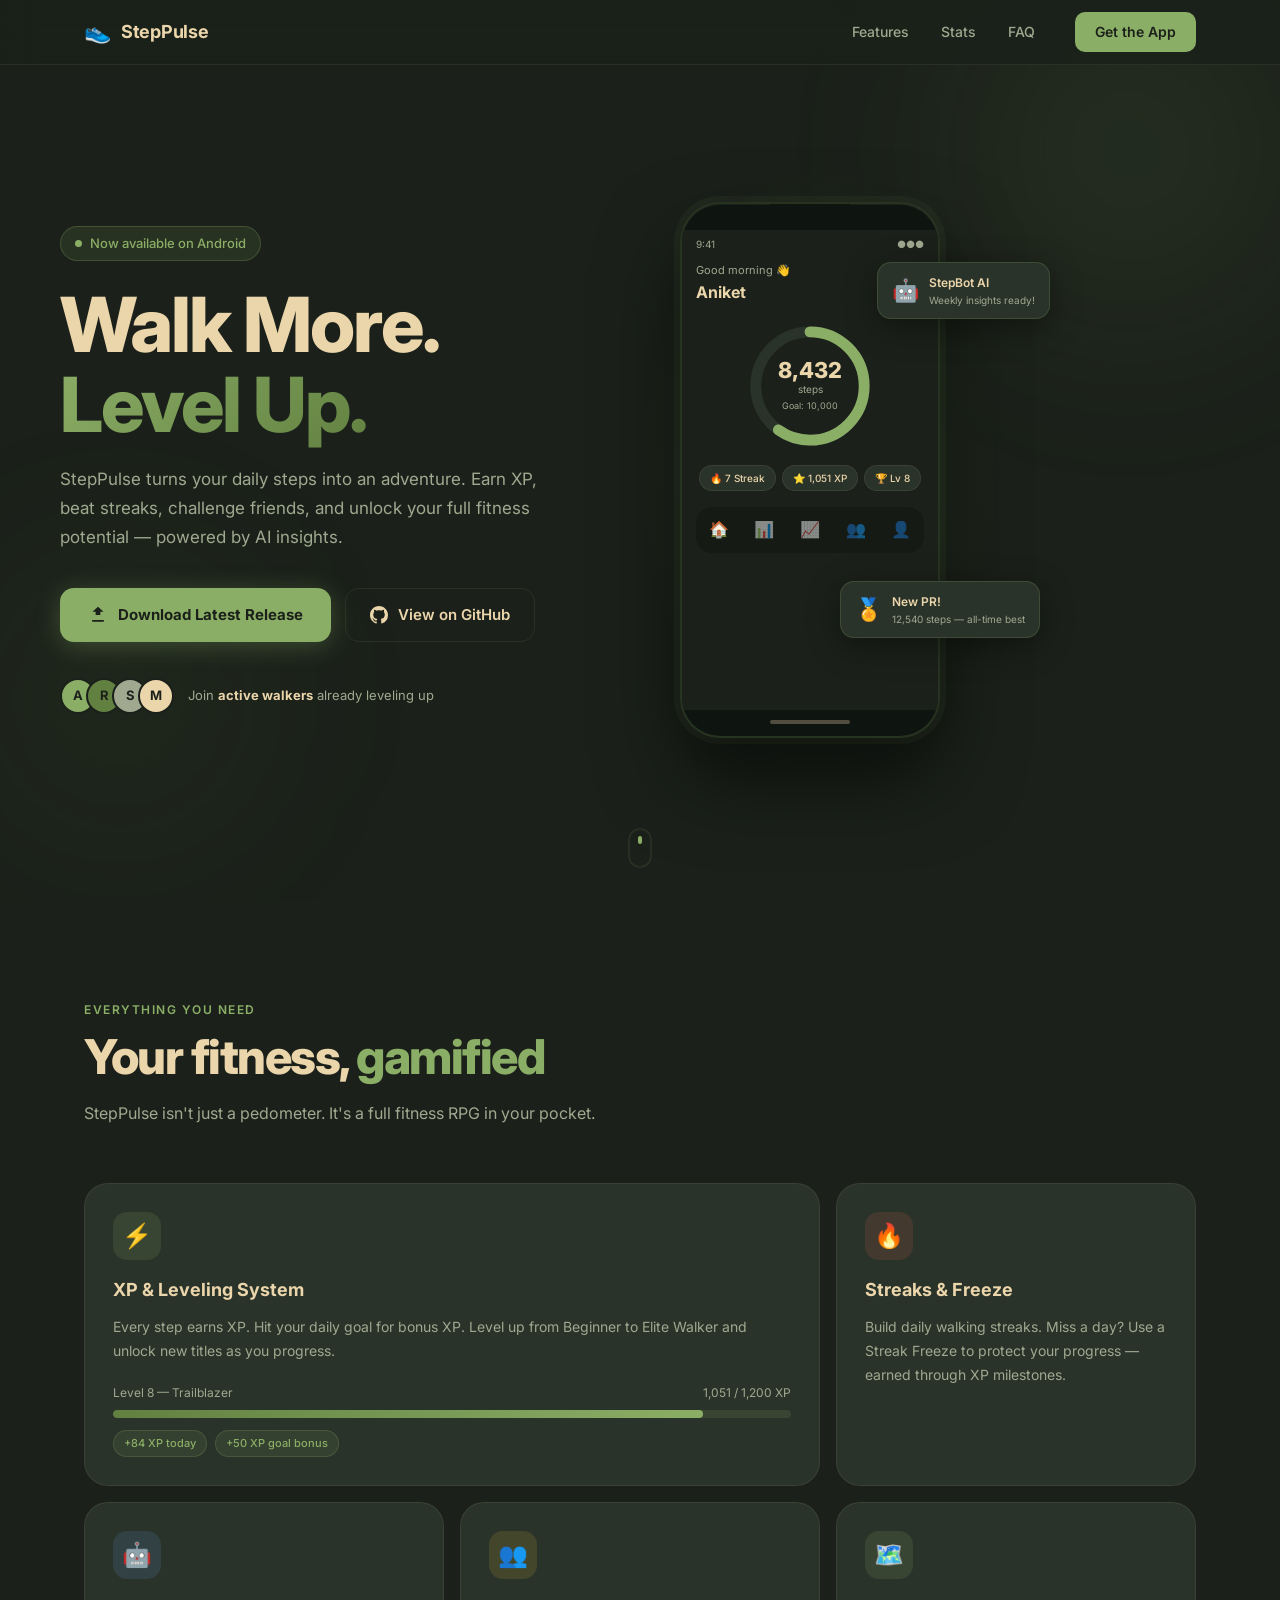
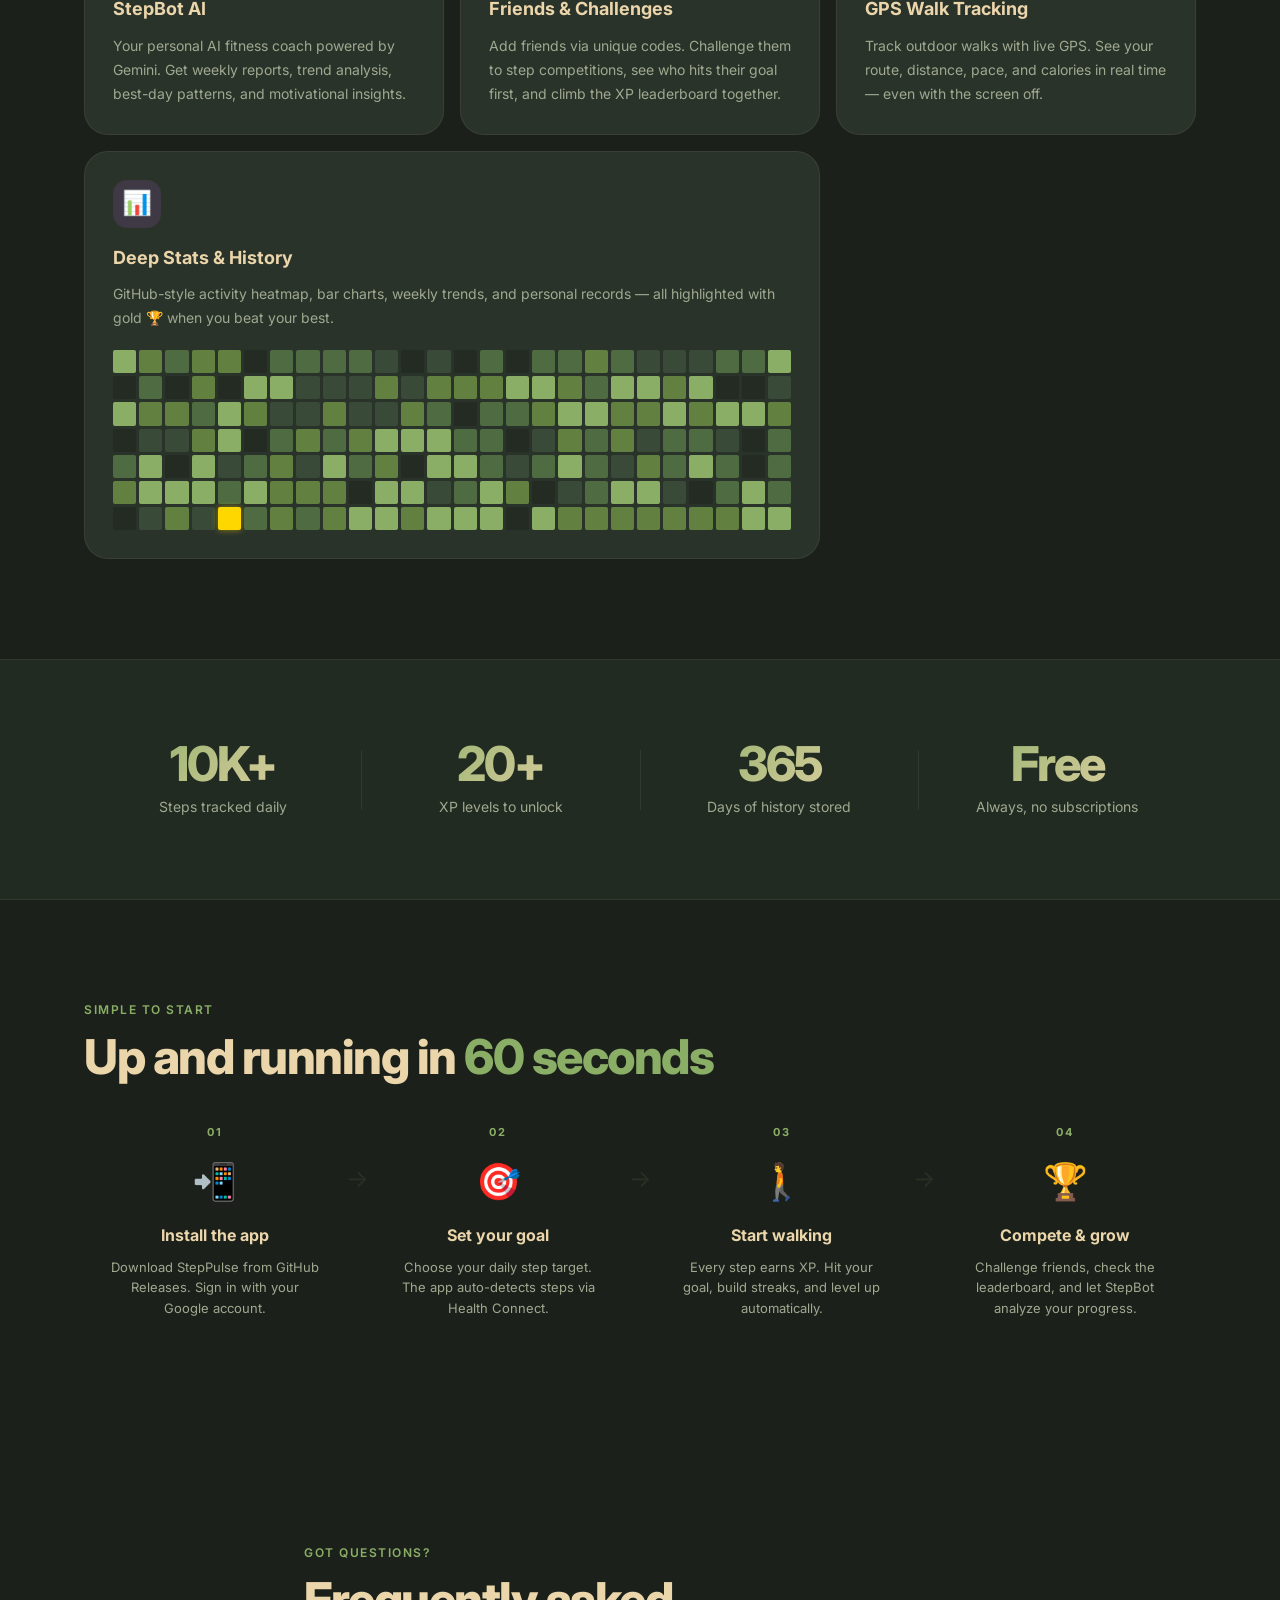
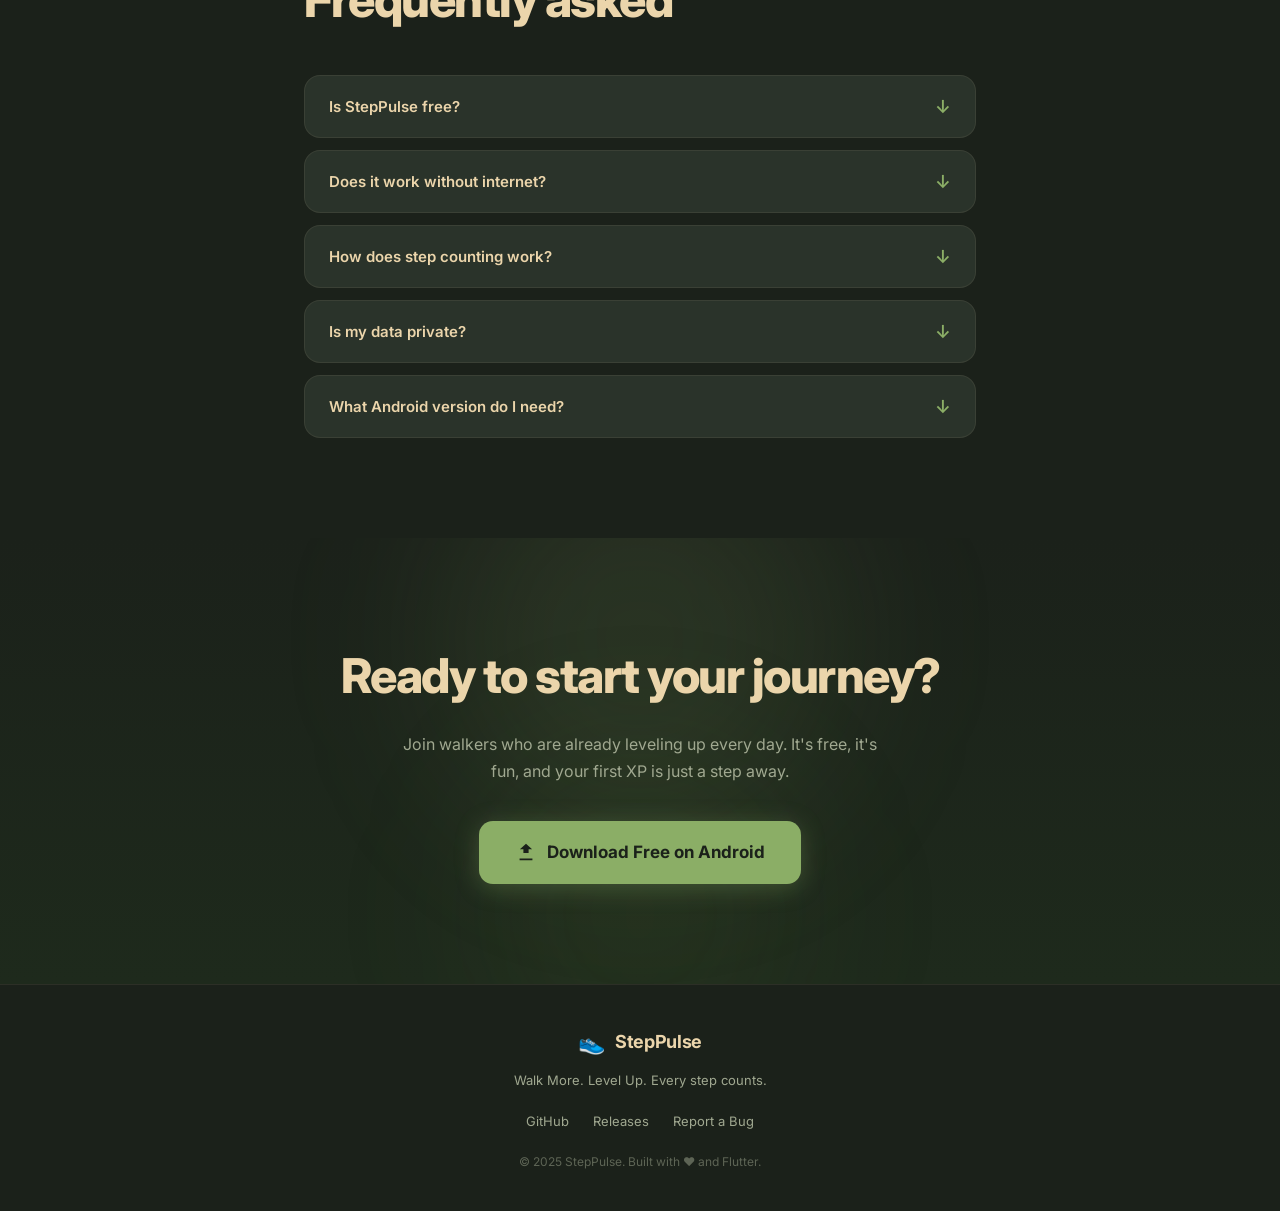
<file: docs/index.html>
<!DOCTYPE html>
<html lang="en">
<head>
  <meta charset="UTF-8" />
  <meta name="viewport" content="width=device-width, initial-scale=1.0" />
  <title>StepPulse — Walk More. Level Up.</title>
  <meta name="description" content="StepPulse turns your daily steps into an adventure. Earn XP, level up, beat streaks, challenge friends, and track your fitness journey with AI-powered insights." />
  <link rel="preconnect" href="https://fonts.googleapis.com" />
  <link rel="preconnect" href="https://fonts.gstatic.com" crossorigin />
  <link href="https://fonts.googleapis.com/css2?family=Inter:wght@300;400;500;600;700;800;900&display=swap" rel="stylesheet" />
  <link rel="stylesheet" href="styles.css" />
</head>
<body>

  <!-- ── NAV ── -->
  <nav class="nav" id="nav">
    <div class="nav-inner">
      <a href="#" class="logo">
        <span class="logo-icon">👟</span>
        <span class="logo-text">StepPulse</span>
      </a>
      <ul class="nav-links">
        <li><a href="#features">Features</a></li>
        <li><a href="#stats">Stats</a></li>
        <li><a href="#faq">FAQ</a></li>
      </ul>
      <a href="https://github.com/aniketapai/StepPulse/releases/latest" target="_blank" class="nav-cta">Get the App</a>
      <button class="hamburger" id="hamburger" aria-label="Menu">
        <span></span><span></span><span></span>
      </button>
    </div>
    <div class="mobile-menu" id="mobileMenu">
      <a href="#features">Features</a>
      <a href="#stats">Stats</a>
      <a href="#faq">FAQ</a>
      <a href="#download" class="mobile-cta">Get the App</a>
    </div>
  </nav>

  <!-- ── HERO ── -->
  <section class="hero" id="home">
    <div class="hero-bg-orb orb-1"></div>
    <div class="hero-bg-orb orb-2"></div>
    <div class="hero-content">
      <div class="hero-text">
        <div class="hero-badge">
          <span class="badge-dot"></span>
          Now available on Android
        </div>
        <h1 class="hero-headline">
          Walk More.<br />
          <span class="headline-accent">Level Up.</span>
        </h1>
        <p class="hero-sub">
          StepPulse turns your daily steps into an adventure. Earn XP, beat streaks, challenge friends, and unlock your full fitness potential — powered by AI insights.
        </p>
        <div class="hero-actions">
          <a href="https://github.com/aniketapai/StepPulse/releases/latest" target="_blank" class="btn-primary" id="download">
            <svg width="20" height="20" viewBox="0 0 24 24" fill="currentColor"><path d="M5 20h14v-2H5v2zm7-18L5.33 8h3.84v4h5.66V8h3.84L12 2z"/></svg>
            Download Latest Release
          </a>
          <a href="https://github.com/aniketapai/StepPulse" target="_blank" class="btn-ghost">
            <svg width="18" height="18" viewBox="0 0 24 24" fill="currentColor"><path d="M12 0C5.37 0 0 5.37 0 12c0 5.31 3.435 9.795 8.205 11.385.6.105.825-.255.825-.57 0-.285-.015-1.23-.015-2.235-3.015.555-3.795-.735-4.035-1.41-.135-.345-.72-1.41-1.23-1.695-.42-.225-1.02-.78-.015-.795.945-.015 1.62.87 1.845 1.23 1.08 1.815 2.805 1.305 3.495.99.105-.78.42-1.305.765-1.605-2.67-.3-5.46-1.335-5.46-5.925 0-1.305.465-2.385 1.23-3.225-.12-.3-.54-1.53.12-3.18 0 0 1.005-.315 3.3 1.23.96-.27 1.98-.405 3-.405s2.04.135 3 .405c2.295-1.56 3.3-1.23 3.3-1.23.66 1.65.24 2.88.12 3.18.765.84 1.23 1.905 1.23 3.225 0 4.605-2.805 5.625-5.475 5.925.435.375.81 1.095.81 2.22 0 1.605-.015 2.895-.015 3.3 0 .315.225.69.825.57A12.02 12.02 0 0 0 24 12c0-6.63-5.37-12-12-12z"/></svg>
            View on GitHub
          </a>
        </div>
        <div class="hero-social-proof">
          <div class="avatars">
            <div class="avatar av1">A</div>
            <div class="avatar av2">R</div>
            <div class="avatar av3">S</div>
            <div class="avatar av4">M</div>
          </div>
          <p>Join <strong>active walkers</strong> already leveling up</p>
        </div>
      </div>

      <!-- Phone Mockup -->
      <div class="hero-phone-wrap">
        <div class="phone-glow"></div>
        <div class="phone">
          <div class="phone-notch"></div>
          <div class="phone-screen">
            <!-- Status bar -->
            <div class="screen-status">
              <span>9:41</span>
              <span>●●●</span>
            </div>
            <!-- Header -->
            <div class="screen-header">
              <div>
                <div class="screen-greeting">Good morning 👋</div>
                <div class="screen-name">Aniket</div>
              </div>
              <div class="screen-avatar">A</div>
            </div>
            <!-- Progress ring -->
            <div class="ring-wrap">
              <svg class="ring-svg" viewBox="0 0 120 120">
                <circle cx="60" cy="60" r="50" fill="none" stroke="#2A332A" stroke-width="10"/>
                <circle cx="60" cy="60" r="50" fill="none" stroke="#8BAE66" stroke-width="10"
                  stroke-dasharray="251" stroke-dashoffset="63"
                  stroke-linecap="round" transform="rotate(-90 60 60)"/>
              </svg>
              <div class="ring-center">
                <div class="ring-steps">8,432</div>
                <div class="ring-label">steps</div>
                <div class="ring-goal">Goal: 10,000</div>
              </div>
            </div>
            <!-- Stat chips -->
            <div class="screen-chips">
              <div class="chip">🔥 7 Streak</div>
              <div class="chip">⭐ 1,051 XP</div>
              <div class="chip">🏆 Lv 8</div>
            </div>
            <!-- Nav bar -->
            <div class="screen-nav">
              <div class="nav-item active">🏠</div>
              <div class="nav-item">📊</div>
              <div class="nav-item">📈</div>
              <div class="nav-item">👥</div>
              <div class="nav-item">👤</div>
            </div>
          </div>
          <div class="phone-home-bar"></div>
        </div>
        <!-- Floating cards -->
        <div class="float-card float-top">
          <span class="float-icon">🤖</span>
          <div>
            <div class="float-title">StepBot AI</div>
            <div class="float-sub">Weekly insights ready!</div>
          </div>
        </div>
        <div class="float-card float-bottom">
          <span class="float-icon">🏅</span>
          <div>
            <div class="float-title">New PR!</div>
            <div class="float-sub">12,540 steps — all-time best</div>
          </div>
        </div>
      </div>
    </div>

    <!-- Scroll indicator -->
    <div class="scroll-indicator">
      <div class="scroll-dot"></div>
    </div>
  </section>

  <!-- ── FEATURES ── -->
  <section class="features" id="features">
    <div class="section-inner">
      <div class="section-label">Everything you need</div>
      <h2 class="section-title">Your fitness, <span class="accent">gamified</span></h2>
      <p class="section-sub">StepPulse isn't just a pedometer. It's a full fitness RPG in your pocket.</p>

      <div class="features-grid">

        <div class="feature-card feature-large">
          <div class="feature-icon-wrap" style="background: rgba(139,174,102,0.15);">
            <span class="feature-icon">⚡</span>
          </div>
          <h3>XP & Leveling System</h3>
          <p>Every step earns XP. Hit your daily goal for bonus XP. Level up from Beginner to Elite Walker and unlock new titles as you progress.</p>
          <div class="feature-demo xp-demo">
            <div class="xp-bar-wrap">
              <div class="xp-label"><span>Level 8 — Trailblazer</span><span>1,051 / 1,200 XP</span></div>
              <div class="xp-track"><div class="xp-fill" style="width: 87%"></div></div>
            </div>
            <div class="xp-chips">
              <span class="xp-chip">+84 XP today</span>
              <span class="xp-chip">+50 XP goal bonus</span>
            </div>
          </div>
        </div>

        <div class="feature-card">
          <div class="feature-icon-wrap" style="background: rgba(255,100,80,0.12);">
            <span class="feature-icon">🔥</span>
          </div>
          <h3>Streaks & Freeze</h3>
          <p>Build daily walking streaks. Miss a day? Use a Streak Freeze to protect your progress — earned through XP milestones.</p>
        </div>

        <div class="feature-card">
          <div class="feature-icon-wrap" style="background: rgba(100,160,255,0.12);">
            <span class="feature-icon">🤖</span>
          </div>
          <h3>StepBot AI</h3>
          <p>Your personal AI fitness coach powered by Gemini. Get weekly reports, trend analysis, best-day patterns, and motivational insights.</p>
        </div>

        <div class="feature-card">
          <div class="feature-icon-wrap" style="background: rgba(255,200,50,0.12);">
            <span class="feature-icon">👥</span>
          </div>
          <h3>Friends & Challenges</h3>
          <p>Add friends via unique codes. Challenge them to step competitions, see who hits their goal first, and climb the XP leaderboard together.</p>
        </div>

        <div class="feature-card">
          <div class="feature-icon-wrap" style="background: rgba(139,174,102,0.15);">
            <span class="feature-icon">🗺️</span>
          </div>
          <h3>GPS Walk Tracking</h3>
          <p>Track outdoor walks with live GPS. See your route, distance, pace, and calories in real time — even with the screen off.</p>
        </div>

        <div class="feature-card feature-large">
          <div class="feature-icon-wrap" style="background: rgba(200,100,255,0.12);">
            <span class="feature-icon">📊</span>
          </div>
          <h3>Deep Stats & History</h3>
          <p>GitHub-style activity heatmap, bar charts, weekly trends, and personal records — all highlighted with gold 🏆 when you beat your best.</p>
          <div class="feature-demo heatmap-demo">
            <div class="heatmap-grid">
              <!-- Generated via JS -->
            </div>
          </div>
        </div>

      </div>
    </div>
  </section>

  <!-- ── STATS BAND ── -->
  <section class="stats-band" id="stats">
    <div class="section-inner">
      <div class="stats-row">
        <div class="stat-item">
          <div class="stat-number">10K+</div>
          <div class="stat-label">Steps tracked daily</div>
        </div>
        <div class="stat-divider"></div>
        <div class="stat-item">
          <div class="stat-number">20+</div>
          <div class="stat-label">XP levels to unlock</div>
        </div>
        <div class="stat-divider"></div>
        <div class="stat-item">
          <div class="stat-number">365</div>
          <div class="stat-label">Days of history stored</div>
        </div>
        <div class="stat-divider"></div>
        <div class="stat-item">
          <div class="stat-number">Free</div>
          <div class="stat-label">Always, no subscriptions</div>
        </div>
      </div>
    </div>
  </section>

  <!-- ── HOW IT WORKS ── -->
  <section class="how-it-works">
    <div class="section-inner">
      <div class="section-label">Simple to start</div>
      <h2 class="section-title">Up and running in <span class="accent">60 seconds</span></h2>
      <div class="steps-row">
        <div class="step-item">
          <div class="step-num">01</div>
          <div class="step-icon">📲</div>
          <h4>Install the app</h4>
          <p>Download StepPulse from GitHub Releases. Sign in with your Google account.</p>
        </div>
        <div class="step-arrow">→</div>
        <div class="step-item">
          <div class="step-num">02</div>
          <div class="step-icon">🎯</div>
          <h4>Set your goal</h4>
          <p>Choose your daily step target. The app auto-detects steps via Health Connect.</p>
        </div>
        <div class="step-arrow">→</div>
        <div class="step-item">
          <div class="step-num">03</div>
          <div class="step-icon">🚶</div>
          <h4>Start walking</h4>
          <p>Every step earns XP. Hit your goal, build streaks, and level up automatically.</p>
        </div>
        <div class="step-arrow">→</div>
        <div class="step-item">
          <div class="step-num">04</div>
          <div class="step-icon">🏆</div>
          <h4>Compete & grow</h4>
          <p>Challenge friends, check the leaderboard, and let StepBot analyze your progress.</p>
        </div>
      </div>
    </div>
  </section>

  <!-- ── FAQ ── -->
  <section class="faq" id="faq">
    <div class="section-inner faq-inner">
      <div class="section-label">Got questions?</div>
      <h2 class="section-title">Frequently asked</h2>
      <div class="faq-list">
        <div class="faq-item">
          <button class="faq-q" onclick="toggleFaq(this)">
            Is StepPulse free?
            <span class="faq-arrow">↓</span>
          </button>
          <div class="faq-a">Yes, completely free. No subscriptions, no paywalls, no ads. All features are available from day one.</div>
        </div>
        <div class="faq-item">
          <button class="faq-q" onclick="toggleFaq(this)">
            Does it work without internet?
            <span class="faq-arrow">↓</span>
          </button>
          <div class="faq-a">Yes! Step counting and local history work fully offline. Cloud sync, friends, leaderboard, and StepBot AI require internet.</div>
        </div>
        <div class="faq-item">
          <button class="faq-q" onclick="toggleFaq(this)">
            How does step counting work?
            <span class="faq-arrow">↓</span>
          </button>
          <div class="faq-a">StepPulse uses Android Health Connect to read steps from your phone's built-in sensors. It also supports background GPS tracking for outdoor walks.</div>
        </div>
        <div class="faq-item">
          <button class="faq-q" onclick="toggleFaq(this)">
            Is my data private?
            <span class="faq-arrow">↓</span>
          </button>
          <div class="faq-a">Your health data stays on your device and in your personal Firebase account. It's never sold or shared. You can opt out of the leaderboard at any time.</div>
        </div>
        <div class="faq-item">
          <button class="faq-q" onclick="toggleFaq(this)">
            What Android version do I need?
            <span class="faq-arrow">↓</span>
          </button>
          <div class="faq-a">Android 8.0 (Oreo) or higher. Health Connect requires Android 9+. For the best experience, Android 12+ is recommended.</div>
        </div>
      </div>
    </div>
  </section>

  <!-- ── CTA BANNER ── -->
  <section class="cta-banner">
    <div class="cta-orb cta-orb-1"></div>
    <div class="cta-orb cta-orb-2"></div>
    <div class="section-inner cta-inner">
      <h2>Ready to start your journey?</h2>
      <p>Join walkers who are already leveling up every day. It's free, it's fun, and your first XP is just a step away.</p>
      <a href="https://github.com/aniketapai/StepPulse/releases/latest" target="_blank" class="btn-primary btn-large">
        <svg width="22" height="22" viewBox="0 0 24 24" fill="currentColor"><path d="M5 20h14v-2H5v2zm7-18L5.33 8h3.84v4h5.66V8h3.84L12 2z"/></svg>
        Download Free on Android
      </a>
    </div>
  </section>

  <!-- ── FOOTER ── -->
  <footer class="footer">
    <div class="section-inner footer-inner">
      <div class="footer-brand">
        <span class="logo-icon">👟</span>
        <span class="logo-text">StepPulse</span>
      </div>
      <p class="footer-tagline">Walk More. Level Up. Every step counts.</p>
      <div class="footer-links">
        <a href="https://github.com/aniketapai/StepPulse" target="_blank">GitHub</a>
        <a href="https://github.com/aniketapai/StepPulse/releases" target="_blank">Releases</a>
        <a href="https://github.com/aniketapai/StepPulse/issues" target="_blank">Report a Bug</a>
      </div>
      <p class="footer-copy">© 2025 StepPulse. Built with ❤️ and Flutter.</p>
    </div>
  </footer>

  <script src="script.js"></script>
</body>
</html>
</file>
<file: docs/styles.css>
/* ── RESET & BASE ── */
*, *::before, *::after { box-sizing: border-box; margin: 0; padding: 0; }

:root {
  --bg:        #1B211A;
  --card:      #2A332A;
  --card2:     #222B21;
  --accent:    #8BAE66;
  --olive:     #628141;
  --cream:     #EBD5AB;
  --muted:     #A0A890;
  --border:    rgba(235,213,171,0.08);
  --glow:      rgba(139,174,102,0.18);
  --font:      'Inter', sans-serif;
}

html { scroll-behavior: smooth; }

body {
  font-family: var(--font);
  background: var(--bg);
  color: var(--cream);
  overflow-x: hidden;
  line-height: 1.6;
}

/* ── SCROLLBAR ── */
::-webkit-scrollbar { width: 6px; }
::-webkit-scrollbar-track { background: var(--bg); }
::-webkit-scrollbar-thumb { background: var(--card); border-radius: 3px; }

/* ── LAYOUT ── */
.section-inner {
  max-width: 1160px;
  margin: 0 auto;
  padding: 0 24px;
}

/* ── NAV ── */
.nav {
  position: fixed;
  top: 0; left: 0; right: 0;
  z-index: 100;
  background: rgba(27,33,26,0.85);
  backdrop-filter: blur(16px);
  border-bottom: 1px solid var(--border);
  transition: background 0.3s;
}
.nav.scrolled { background: rgba(27,33,26,0.97); }
.nav-inner {
  max-width: 1160px;
  margin: 0 auto;
  padding: 0 24px;
  height: 64px;
  display: flex;
  align-items: center;
  gap: 40px;
}
.logo {
  display: flex;
  align-items: center;
  gap: 10px;
  text-decoration: none;
  flex-shrink: 0;
}
.logo-icon { font-size: 22px; }
.logo-text {
  font-size: 18px;
  font-weight: 700;
  color: var(--cream);
  letter-spacing: -0.3px;
}
.nav-links {
  display: flex;
  list-style: none;
  gap: 32px;
  margin-left: auto;
}
.nav-links a {
  color: var(--muted);
  text-decoration: none;
  font-size: 14px;
  font-weight: 500;
  transition: color 0.2s;
}
.nav-links a:hover { color: var(--cream); }
.nav-cta {
  background: var(--accent);
  color: var(--bg);
  padding: 9px 20px;
  border-radius: 10px;
  font-size: 14px;
  font-weight: 600;
  text-decoration: none;
  transition: opacity 0.2s, transform 0.2s;
  white-space: nowrap;
}
.nav-cta:hover { opacity: 0.88; transform: translateY(-1px); }
.hamburger {
  display: none;
  flex-direction: column;
  gap: 5px;
  background: none;
  border: none;
  cursor: pointer;
  padding: 4px;
  margin-left: auto;
}
.hamburger span {
  display: block;
  width: 22px;
  height: 2px;
  background: var(--cream);
  border-radius: 2px;
  transition: 0.3s;
}
.mobile-menu {
  display: none;
  flex-direction: column;
  padding: 16px 24px 20px;
  gap: 4px;
  border-top: 1px solid var(--border);
}
.mobile-menu.open { display: flex; }
.mobile-menu a {
  color: var(--muted);
  text-decoration: none;
  font-size: 15px;
  font-weight: 500;
  padding: 10px 0;
  border-bottom: 1px solid var(--border);
  transition: color 0.2s;
}
.mobile-menu a:hover { color: var(--cream); }
.mobile-cta {
  margin-top: 8px;
  background: var(--accent) !important;
  color: var(--bg) !important;
  text-align: center;
  padding: 12px !important;
  border-radius: 10px;
  border-bottom: none !important;
}

/* ── HERO ── */
.hero {
  min-height: 100vh;
  display: flex;
  flex-direction: column;
  align-items: center;
  justify-content: center;
  padding: 100px 24px 60px;
  position: relative;
  overflow: hidden;
}
.hero-bg-orb {
  position: absolute;
  border-radius: 50%;
  filter: blur(80px);
  pointer-events: none;
}
.orb-1 {
  width: 500px; height: 500px;
  background: radial-gradient(circle, rgba(139,174,102,0.12) 0%, transparent 70%);
  top: -100px; right: -100px;
}
.orb-2 {
  width: 400px; height: 400px;
  background: radial-gradient(circle, rgba(98,129,65,0.10) 0%, transparent 70%);
  bottom: 0; left: -80px;
}
.hero-content {
  max-width: 1160px;
  width: 100%;
  display: flex;
  align-items: center;
  gap: 60px;
  position: relative;
  z-index: 1;
}
.hero-text { flex: 1; max-width: 560px; }
.hero-badge {
  display: inline-flex;
  align-items: center;
  gap: 8px;
  background: rgba(139,174,102,0.12);
  border: 1px solid rgba(139,174,102,0.25);
  color: var(--accent);
  font-size: 13px;
  font-weight: 500;
  padding: 6px 14px;
  border-radius: 20px;
  margin-bottom: 24px;
}
.badge-dot {
  width: 7px; height: 7px;
  background: var(--accent);
  border-radius: 50%;
  animation: pulse 2s infinite;
}
@keyframes pulse {
  0%, 100% { opacity: 1; transform: scale(1); }
  50% { opacity: 0.5; transform: scale(0.8); }
}
.hero-headline {
  font-size: clamp(44px, 6vw, 76px);
  font-weight: 800;
  line-height: 1.05;
  letter-spacing: -2px;
  color: var(--cream);
  margin-bottom: 20px;
}
.headline-accent {
  background: linear-gradient(135deg, var(--accent), var(--olive));
  -webkit-background-clip: text;
  -webkit-text-fill-color: transparent;
  background-clip: text;
}
.hero-sub {
  font-size: 17px;
  color: var(--muted);
  line-height: 1.7;
  margin-bottom: 36px;
  max-width: 480px;
}
.hero-actions {
  display: flex;
  gap: 14px;
  flex-wrap: wrap;
  margin-bottom: 36px;
}
.btn-primary {
  display: inline-flex;
  align-items: center;
  gap: 10px;
  background: var(--accent);
  color: var(--bg);
  padding: 14px 28px;
  border-radius: 14px;
  font-size: 15px;
  font-weight: 700;
  text-decoration: none;
  transition: transform 0.2s, box-shadow 0.2s, opacity 0.2s;
  box-shadow: 0 4px 24px rgba(139,174,102,0.3);
}
.btn-primary:hover {
  transform: translateY(-2px);
  box-shadow: 0 8px 32px rgba(139,174,102,0.4);
}
.btn-ghost {
  display: inline-flex;
  align-items: center;
  gap: 10px;
  background: transparent;
  color: var(--cream);
  padding: 14px 24px;
  border-radius: 14px;
  font-size: 15px;
  font-weight: 600;
  text-decoration: none;
  border: 1px solid var(--border);
  transition: border-color 0.2s, background 0.2s;
}
.btn-ghost:hover {
  border-color: rgba(235,213,171,0.25);
  background: rgba(235,213,171,0.05);
}
.btn-large { padding: 18px 36px; font-size: 17px; }
.hero-social-proof {
  display: flex;
  align-items: center;
  gap: 14px;
}
.avatars { display: flex; }
.avatar {
  width: 36px; height: 36px;
  border-radius: 50%;
  border: 2px solid var(--bg);
  display: flex;
  align-items: center;
  justify-content: center;
  font-size: 13px;
  font-weight: 700;
  margin-left: -10px;
  color: var(--bg);
}
.avatar:first-child { margin-left: 0; }
.av1 { background: #8BAE66; }
.av2 { background: #628141; }
.av3 { background: #A0A890; }
.av4 { background: #EBD5AB; }
.hero-social-proof p { font-size: 13px; color: var(--muted); }
.hero-social-proof strong { color: var(--cream); }

/* ── PHONE MOCKUP ── */
.hero-phone-wrap {
  flex-shrink: 0;
  position: relative;
  width: 280px;
}
.phone-glow {
  position: absolute;
  inset: -40px;
  background: radial-gradient(ellipse at center, rgba(139,174,102,0.15) 0%, transparent 70%);
  pointer-events: none;
}
.phone {
  width: 260px;
  background: #0E1410;
  border-radius: 40px;
  border: 2px solid rgba(139,174,102,0.2);
  box-shadow:
    0 0 0 6px rgba(139,174,102,0.05),
    0 40px 80px rgba(0,0,0,0.6),
    inset 0 1px 0 rgba(255,255,255,0.05);
  overflow: hidden;
  position: relative;
}
.phone-notch {
  width: 80px; height: 26px;
  background: #0E1410;
  border-radius: 0 0 16px 16px;
  margin: 0 auto;
  position: relative;
  z-index: 2;
}
.phone-screen {
  background: var(--bg);
  padding: 0 14px 14px;
  min-height: 480px;
}
.screen-status {
  display: flex;
  justify-content: space-between;
  font-size: 10px;
  color: var(--muted);
  padding: 6px 0 10px;
}
.screen-header {
  display: flex;
  justify-content: space-between;
  align-items: center;
  margin-bottom: 16px;
}
.screen-greeting { font-size: 11px; color: var(--muted); }
.screen-name { font-size: 16px; font-weight: 700; color: var(--cream); }
.screen-avatar {
  width: 34px; height: 34px;
  background: var(--accent);
  border-radius: 50%;
  display: flex;
  align-items: center;
  justify-content: center;
  font-size: 14px;
  font-weight: 700;
  color: var(--bg);
}
.ring-wrap {
  position: relative;
  width: 130px;
  height: 130px;
  margin: 0 auto 14px;
}
.ring-svg { width: 100%; height: 100%; }
.ring-center {
  position: absolute;
  inset: 0;
  display: flex;
  flex-direction: column;
  align-items: center;
  justify-content: center;
}
.ring-steps { font-size: 22px; font-weight: 800; color: var(--cream); line-height: 1; }
.ring-label { font-size: 10px; color: var(--muted); }
.ring-goal { font-size: 9px; color: var(--muted); margin-top: 2px; }
.screen-chips {
  display: flex;
  gap: 6px;
  justify-content: center;
  flex-wrap: wrap;
  margin-bottom: 16px;
}
.chip {
  background: var(--card);
  border: 1px solid var(--border);
  border-radius: 20px;
  padding: 4px 10px;
  font-size: 10px;
  color: var(--cream);
  font-weight: 500;
}
.screen-nav {
  display: flex;
  justify-content: space-around;
  background: #151B14;
  border-radius: 16px;
  padding: 10px 0;
  margin-top: 8px;
}
.nav-item { font-size: 16px; opacity: 0.5; cursor: pointer; }
.nav-item.active { opacity: 1; }
.phone-home-bar {
  height: 4px;
  width: 80px;
  background: rgba(235,213,171,0.3);
  border-radius: 2px;
  margin: 10px auto 12px;
}

/* Floating cards */
.float-card {
  position: absolute;
  background: var(--card);
  border: 1px solid rgba(139,174,102,0.2);
  border-radius: 14px;
  padding: 10px 14px;
  display: flex;
  align-items: center;
  gap: 10px;
  box-shadow: 0 8px 32px rgba(0,0,0,0.4);
  animation: floatY 4s ease-in-out infinite;
  white-space: nowrap;
}
.float-top {
  top: 60px;
  right: -90px;
  animation-delay: 0s;
}
.float-bottom {
  bottom: 100px;
  right: -80px;
  animation-delay: 2s;
}
@keyframes floatY {
  0%, 100% { transform: translateY(0); }
  50% { transform: translateY(-8px); }
}
.float-icon { font-size: 22px; }
.float-title { font-size: 12px; font-weight: 600; color: var(--cream); }
.float-sub { font-size: 10px; color: var(--muted); }

/* Scroll indicator */
.scroll-indicator {
  position: absolute;
  bottom: 32px;
  left: 50%;
  transform: translateX(-50%);
  width: 24px; height: 40px;
  border: 2px solid var(--border);
  border-radius: 12px;
  display: flex;
  justify-content: center;
  padding-top: 6px;
}
.scroll-dot {
  width: 4px; height: 8px;
  background: var(--accent);
  border-radius: 2px;
  animation: scrollDot 2s ease-in-out infinite;
}
@keyframes scrollDot {
  0% { transform: translateY(0); opacity: 1; }
  100% { transform: translateY(14px); opacity: 0; }
}

/* ── SECTION COMMON ── */
.section-label {
  font-size: 12px;
  font-weight: 600;
  letter-spacing: 1.5px;
  text-transform: uppercase;
  color: var(--accent);
  margin-bottom: 12px;
}
.section-title {
  font-size: clamp(30px, 4vw, 48px);
  font-weight: 800;
  letter-spacing: -1.5px;
  color: var(--cream);
  line-height: 1.1;
  margin-bottom: 16px;
}
.section-sub {
  font-size: 16px;
  color: var(--muted);
  max-width: 520px;
  line-height: 1.7;
  margin-bottom: 56px;
}
.accent { color: var(--accent); }

/* ── FEATURES ── */
.features {
  padding: 100px 0;
}
.features-grid {
  display: grid;
  grid-template-columns: repeat(3, 1fr);
  gap: 16px;
}
.feature-card {
  background: var(--card);
  border: 1px solid var(--border);
  border-radius: 24px;
  padding: 28px;
  transition: border-color 0.3s, transform 0.3s;
}
.feature-card:hover {
  border-color: rgba(139,174,102,0.25);
  transform: translateY(-3px);
}
.feature-large {
  grid-column: span 2;
}
.feature-icon-wrap {
  width: 48px; height: 48px;
  border-radius: 14px;
  display: flex;
  align-items: center;
  justify-content: center;
  margin-bottom: 16px;
}
.feature-icon { font-size: 24px; }
.feature-card h3 {
  font-size: 18px;
  font-weight: 700;
  color: var(--cream);
  margin-bottom: 10px;
}
.feature-card p {
  font-size: 14px;
  color: var(--muted);
  line-height: 1.7;
}
.feature-demo { margin-top: 20px; }

/* XP demo */
.xp-bar-wrap { margin-bottom: 12px; }
.xp-label {
  display: flex;
  justify-content: space-between;
  font-size: 12px;
  color: var(--muted);
  margin-bottom: 8px;
}
.xp-track {
  height: 8px;
  background: rgba(139,174,102,0.15);
  border-radius: 4px;
  overflow: hidden;
}
.xp-fill {
  height: 100%;
  background: linear-gradient(90deg, var(--olive), var(--accent));
  border-radius: 4px;
  transition: width 1s ease;
}
.xp-chips { display: flex; gap: 8px; flex-wrap: wrap; }
.xp-chip {
  background: rgba(139,174,102,0.12);
  border: 1px solid rgba(139,174,102,0.2);
  color: var(--accent);
  font-size: 11px;
  font-weight: 500;
  padding: 4px 10px;
  border-radius: 20px;
}

/* Heatmap demo */
.heatmap-grid {
  display: grid;
  grid-template-columns: repeat(26, 1fr);
  gap: 3px;
  margin-top: 8px;
}
.hm-cell {
  aspect-ratio: 1;
  border-radius: 2px;
}

/* ── STATS BAND ── */
.stats-band {
  padding: 60px 0;
  border-top: 1px solid var(--border);
  border-bottom: 1px solid var(--border);
  background: var(--card2);
}
.stats-row {
  display: flex;
  align-items: center;
  justify-content: center;
  gap: 0;
  flex-wrap: wrap;
}
.stat-item {
  flex: 1;
  min-width: 160px;
  text-align: center;
  padding: 20px;
}
.stat-number {
  font-size: 48px;
  font-weight: 800;
  letter-spacing: -2px;
  background: linear-gradient(135deg, var(--accent), var(--cream));
  -webkit-background-clip: text;
  -webkit-text-fill-color: transparent;
  background-clip: text;
  line-height: 1;
  margin-bottom: 8px;
}
.stat-label { font-size: 14px; color: var(--muted); }
.stat-divider {
  width: 1px;
  height: 60px;
  background: var(--border);
  flex-shrink: 0;
}

/* ── HOW IT WORKS ── */
.how-it-works { padding: 100px 0; }
.steps-row {
  display: flex;
  align-items: flex-start;
  gap: 0;
  flex-wrap: wrap;
}
.step-item {
  flex: 1;
  min-width: 180px;
  padding: 24px;
  text-align: center;
}
.step-num {
  font-size: 11px;
  font-weight: 700;
  letter-spacing: 2px;
  color: var(--accent);
  margin-bottom: 12px;
}
.step-icon { font-size: 36px; margin-bottom: 12px; }
.step-item h4 {
  font-size: 16px;
  font-weight: 700;
  color: var(--cream);
  margin-bottom: 8px;
}
.step-item p { font-size: 13px; color: var(--muted); line-height: 1.6; }
.step-arrow {
  font-size: 24px;
  color: var(--border);
  padding-top: 60px;
  flex-shrink: 0;
}

/* ── FAQ ── */
.faq { padding: 100px 0; }
.faq-inner { max-width: 720px; }
.faq-list { margin-top: 48px; display: flex; flex-direction: column; gap: 12px; }
.faq-item {
  background: var(--card);
  border: 1px solid var(--border);
  border-radius: 16px;
  overflow: hidden;
  transition: border-color 0.2s;
}
.faq-item:hover { border-color: rgba(139,174,102,0.2); }
.faq-q {
  width: 100%;
  background: none;
  border: none;
  color: var(--cream);
  font-family: var(--font);
  font-size: 15px;
  font-weight: 600;
  padding: 20px 24px;
  text-align: left;
  cursor: pointer;
  display: flex;
  justify-content: space-between;
  align-items: center;
  gap: 16px;
}
.faq-arrow {
  font-size: 18px;
  color: var(--accent);
  transition: transform 0.3s;
  flex-shrink: 0;
}
.faq-q.open .faq-arrow { transform: rotate(180deg); }
.faq-a {
  display: none;
  padding: 0 24px 20px;
  font-size: 14px;
  color: var(--muted);
  line-height: 1.7;
}
.faq-a.open { display: block; }

/* ── CTA BANNER ── */
.cta-banner {
  padding: 100px 0;
  text-align: center;
  position: relative;
  overflow: hidden;
  background: linear-gradient(180deg, var(--bg) 0%, #1e2a1c 100%);
}
.cta-orb {
  position: absolute;
  border-radius: 50%;
  filter: blur(80px);
  pointer-events: none;
}
.cta-orb-1 {
  width: 400px; height: 400px;
  background: rgba(139,174,102,0.12);
  top: -100px; left: 50%;
  transform: translateX(-50%);
}
.cta-orb-2 {
  width: 300px; height: 300px;
  background: rgba(98,129,65,0.10);
  bottom: -80px; left: 50%;
  transform: translateX(-50%);
}
.cta-inner { position: relative; z-index: 1; }
.cta-banner h2 {
  font-size: clamp(28px, 4vw, 48px);
  font-weight: 800;
  letter-spacing: -1.5px;
  color: var(--cream);
  margin-bottom: 16px;
}
.cta-banner p {
  font-size: 16px;
  color: var(--muted);
  max-width: 480px;
  margin: 0 auto 36px;
  line-height: 1.7;
}

/* ── FOOTER ── */
.footer {
  padding: 40px 0;
  border-top: 1px solid var(--border);
}
.footer-inner { text-align: center; }
.footer-brand {
  display: flex;
  align-items: center;
  justify-content: center;
  gap: 10px;
  margin-bottom: 10px;
}
.footer-tagline { font-size: 13px; color: var(--muted); margin-bottom: 20px; }
.footer-links {
  display: flex;
  justify-content: center;
  gap: 24px;
  margin-bottom: 20px;
}
.footer-links a {
  font-size: 13px;
  color: var(--muted);
  text-decoration: none;
  transition: color 0.2s;
}
.footer-links a:hover { color: var(--cream); }
.footer-copy { font-size: 12px; color: rgba(160,168,144,0.5); }

/* ── ANIMATIONS ── */
.fade-up {
  opacity: 0;
  transform: translateY(30px);
  transition: opacity 0.6s ease, transform 0.6s ease;
}
.fade-up.visible {
  opacity: 1;
  transform: translateY(0);
}

/* ── RESPONSIVE ── */
@media (max-width: 900px) {
  .hero-content { flex-direction: column; align-items: flex-start; gap: 48px; }
  .hero-phone-wrap { align-self: center; }
  .float-top, .float-bottom { display: none; }
  .features-grid { grid-template-columns: 1fr 1fr; }
  .feature-large { grid-column: span 2; }
  .nav-links, .nav-cta { display: none; }
  .hamburger { display: flex; }
  .stat-divider { display: none; }
  .stats-row { gap: 0; }
}
@media (max-width: 600px) {
  .features-grid { grid-template-columns: 1fr; }
  .feature-large { grid-column: span 1; }
  .steps-row { flex-direction: column; align-items: center; }
  .step-arrow { display: none; }
  .hero-actions { flex-direction: column; }
  .btn-primary, .btn-ghost { width: 100%; justify-content: center; }
  .heatmap-grid { grid-template-columns: repeat(13, 1fr); }
}
</file>
